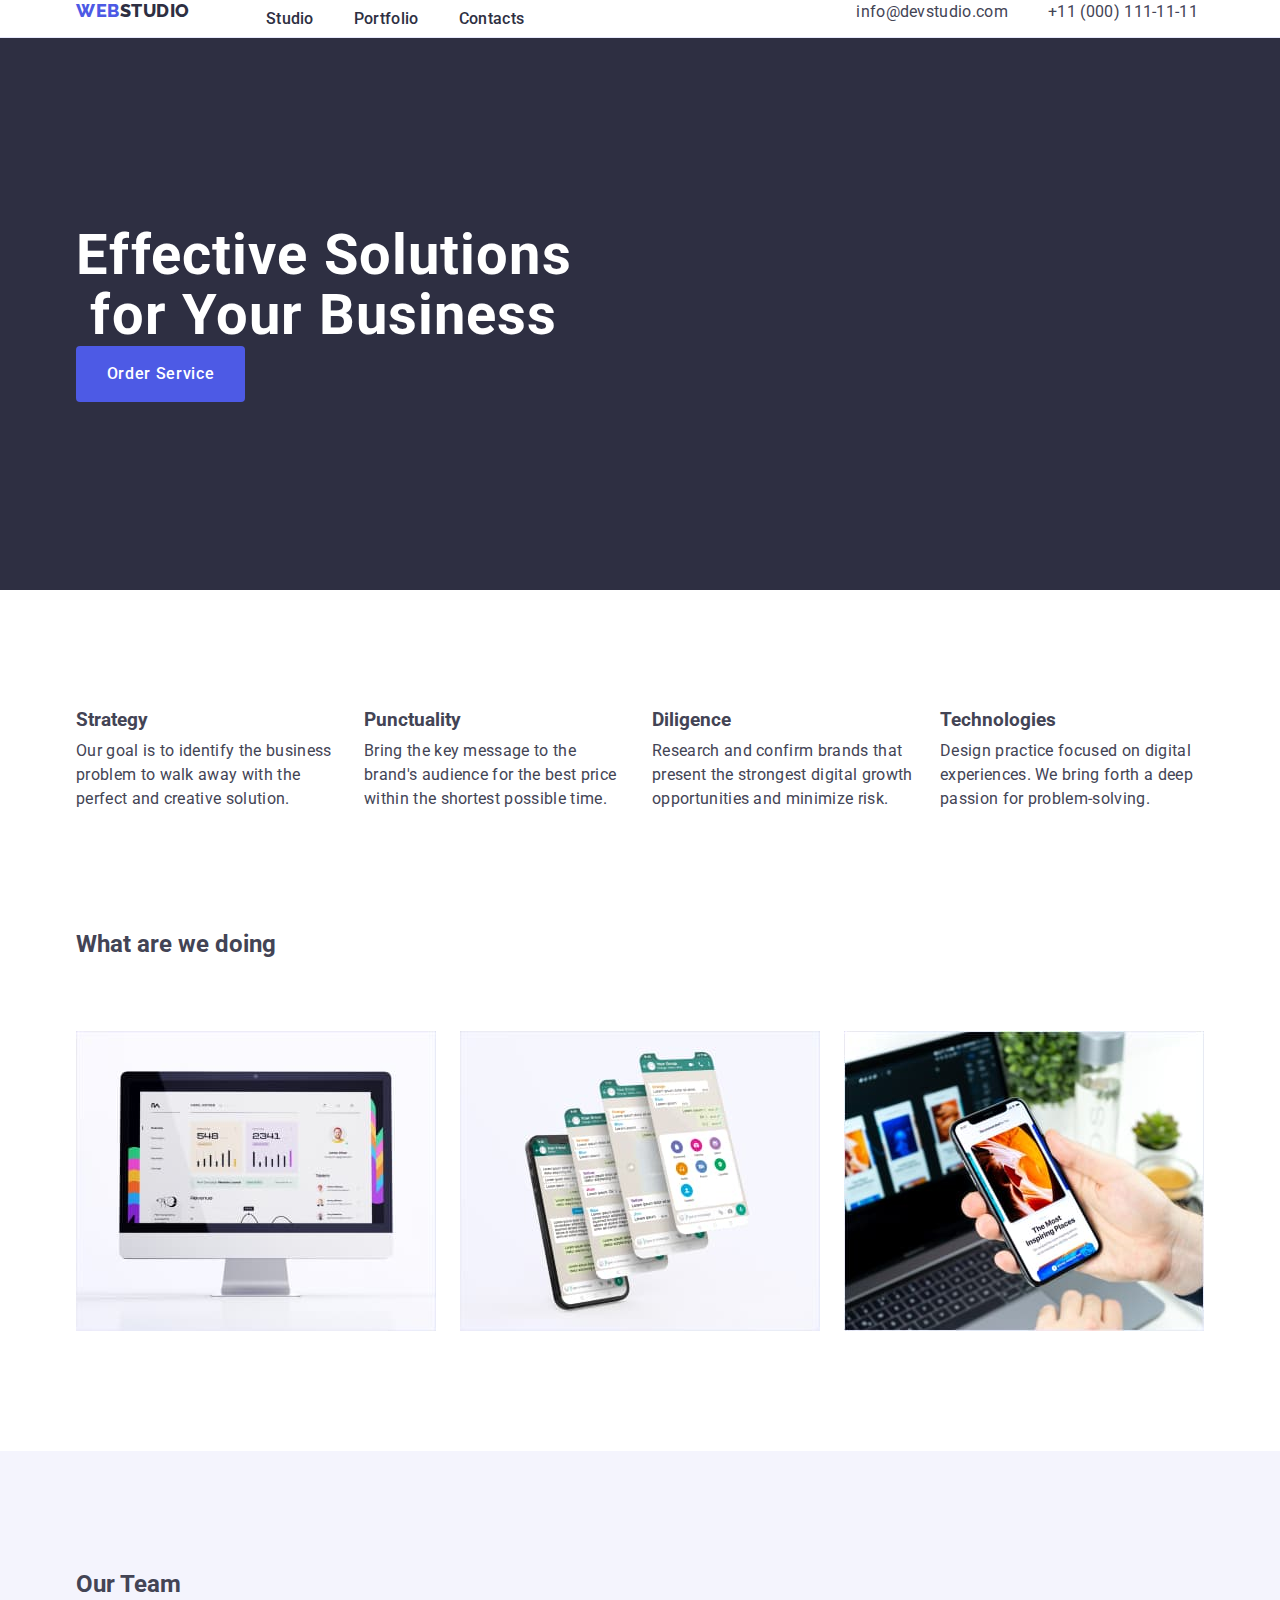
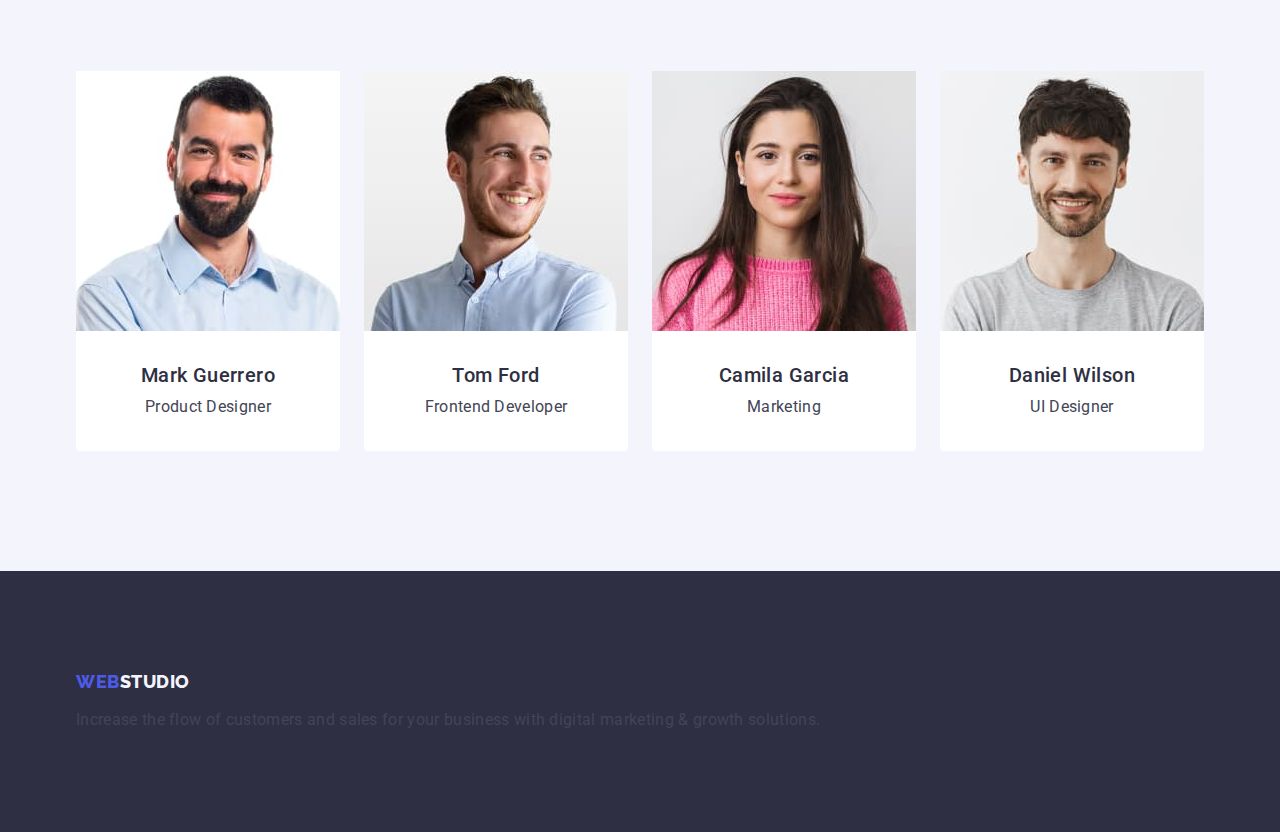
<file: index.html>
<!DOCTYPE html>
<html lang="en">
  <head>
    <meta charset="UTF-8" />
    <meta http-equiv="X-UA-Compatible" content="IE=edge" />
    <meta name="viewport" content="width=device-width, initial-scale=1.0" />
    <title>WebStudio</title>
    <link rel="preconnect" href="https://fonts.googleapis.com" />
    <link rel="preconnect" href="https://fonts.gstatic.com" crossorigin />
    <link
      href="https://fonts.googleapis.com/css2?family=Raleway:wght@800&family=Roboto:wght@400;500;700;900&display=swap"
      rel="stylesheet"
    />
    <link
      rel="stylesheet"
      href="https://cdnjs.cloudflare.com/ajax/libs/modern-normalize/1.1.0/modern-normalize.min.css"
    />
    <link rel="stylesheet" href="./css/styles.css" />
  </head>
  <body>
    <!-- Header -->

    <header class="page-header">
      <div class="div-header container">
        <nav class="page-nav">
          <a class="logo link" href="./index.html">Web<span class="logo-color">Studio</span></a>
          <ul class="menu list">
            <li class="link-item"><a class="menu-link link" href="./index.html">Studio</a></li>
            <li class="link-item">
              <a class="menu-link link" href="./portfolio.html">Portfolio</a>
            </li>
            <li class="link-item"><a class="menu-link link" href="">Contacts</a></li>
          </ul>
        </nav>
        <address class="info">
          <ul class="list list-contact">
            <li>
              <a class="link contact" href="mailto:info@devstudio.com">info@devstudio.com</a>
            </li>
            <li>
              <a class="link contact" href="tel:+110001111111">+11 (000) 111-11-11</a>
            </li>
          </ul>
        </address>
      </div>
    </header>

    <main>
      <!-- Hero -->
      <section class="hero">
        <div class="container">
          <h1 class="main-title">Effective Solutions for Your Business</h1>
          <button class="modal-btn" type="button">Order Service</button>
        </div>
      </section>

      <!-- Our features -->

      <section class="features-section">
        <div class="container">
          <h2 class="section-header" hidden>Our features</h2>
          <ul class="list features-list">
            <li class="features-li-list">
              <h3 class="features-section-secondary-header">Strategy</h3>
              <p class="section-paragraph">
                Our goal is to identify the business problem to walk away with the perfect and
                creative solution.
              </p>
            </li>
            <li class="features-li-list">
              <h3 class="features-section-secondary-header">Punctuality</h3>
              <p class="section-paragraph">
                Bring the key message to the brand's audience for the best price within the shortest
                possible time.
              </p>
            </li>
            <li class="features-li-list">
              <h3 class="features-section-secondary-header">Diligence</h3>
              <p class="section-paragraph">
                Research and confirm brands that present the strongest digital growth opportunities
                and minimize risk.
              </p>
            </li>
            <li class="features-li-list">
              <h3 class="features-section-secondary-header">Technologies</h3>
              <p class="section-paragraph">
                Design practice focused on digital experiences. We bring forth a deep passion for
                problem-solving.
              </p>
            </li>
          </ul>
        </div>
      </section>

      <!-- What we are doing -->

      <section class="doing-section">
        <div class="container">
          <h2 class="doing-section-header">What are we doing</h2>
          <ul class="list doing-list">
            <li class="doing-li-list">
              <img src="./images/work/monitor.jpg" alt="monitor" width="360" height="300" />
            </li>
            <li class="doing-li-list">
              <img src="./images/work/phone.jpg" alt="phone" width="360" height="300" />
            </li>
            <li class="doing-li-list">
              <img src="./images/work/laptop.jpg" alt="laptop-and-phone" width="360" height="300" />
            </li>
          </ul>
        </div>
      </section>

      <!-- Gallery -->

      <section class="gallery-section">
        <div class="container">
          <h2 class="gallery-section-header">Our Team</h2>
          <ul class="list gallery-list">
            <li class="gallery-secondary-list">
              <img
                src="./images/gallery/employee1.jpg"
                alt="Mark_Guerrero"
                width="264"
                height="260"
              />
              <div class="employee">
                <h3 class="gallery-secondary-header">Mark Guerrero</h3>
                <p class="gallery-paragraph">Product Designer</p>
              </div>
            </li>
            <li class="gallery-secondary-list">
              <img src="./images/gallery/employee2.jpg" alt="Tom_Ford" width="264" height="260" />
              <div class="employee">
                <h3 class="gallery-secondary-header">Tom Ford</h3>
                <p class="gallery-paragraph">Frontend Developer</p>
              </div>
            </li>
            <li class="gallery-secondary-list">
              <img
                src="./images/gallery/employee3.jpg"
                alt="Camila_Garcia"
                width="264"
                height="260"
              />
              <div class="employee">
                <h3 class="gallery-secondary-header">Camila Garcia</h3>
                <p class="gallery-paragraph">Marketing</p>
              </div>
            </li>
            <li class="gallery-secondary-list">
              <img
                src="./images/gallery/employee4.jpg"
                alt="Daniel_Wilson"
                width="264"
                height="260"
              />
              <div class="employee">
                <h3 class="gallery-secondary-header">Daniel Wilson</h3>
                <p class="gallery-paragraph">UI Designer</p>
              </div>
            </li>
          </ul>
        </div>
      </section>
    </main>
    <footer class="footer-main">
      <div class="container">
        <a class="logo link" href="./index.html"
          >Web<span class="footer-logo-color">Studio</span></a
        >
        <p class="text-descr">
          Increase the flow of customers and sales for your business with digital marketing & growth
          solutions.
        </p>
      </div>
    </footer>
  </body>
</html>
</file>
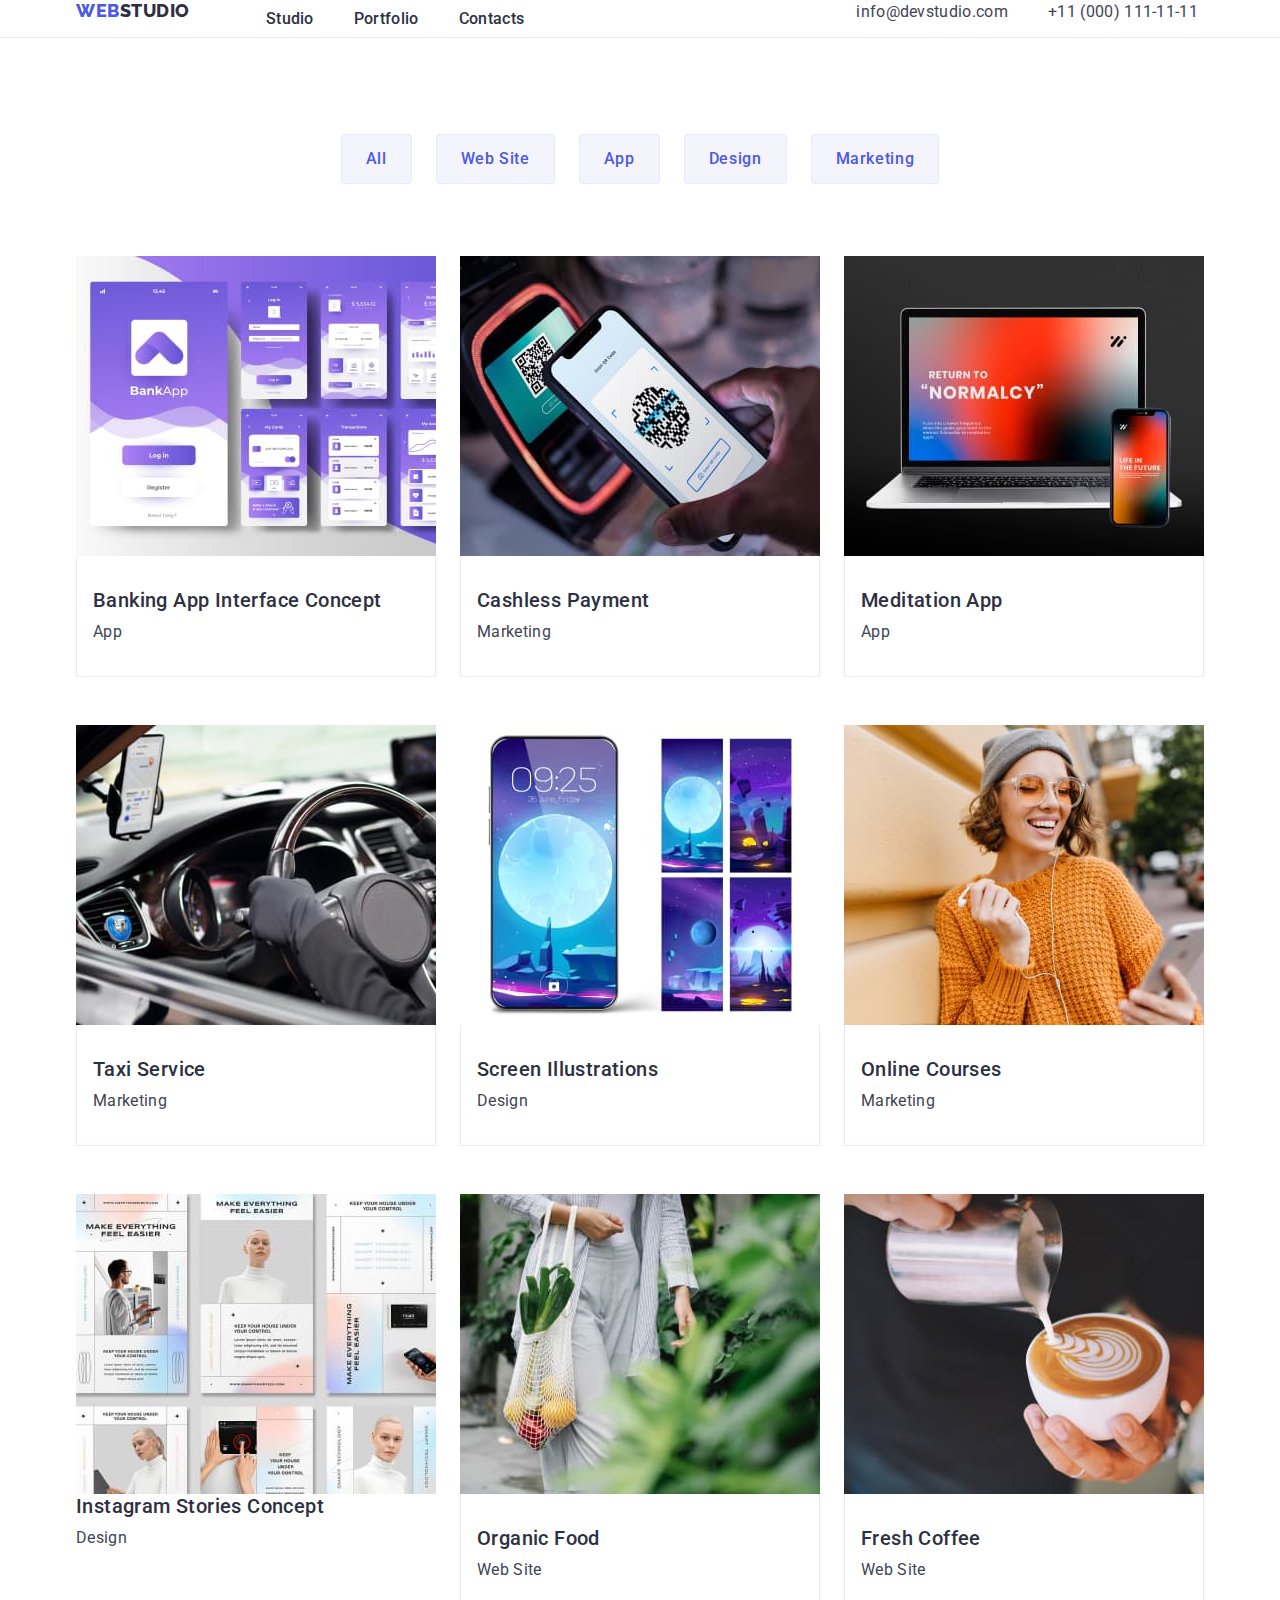
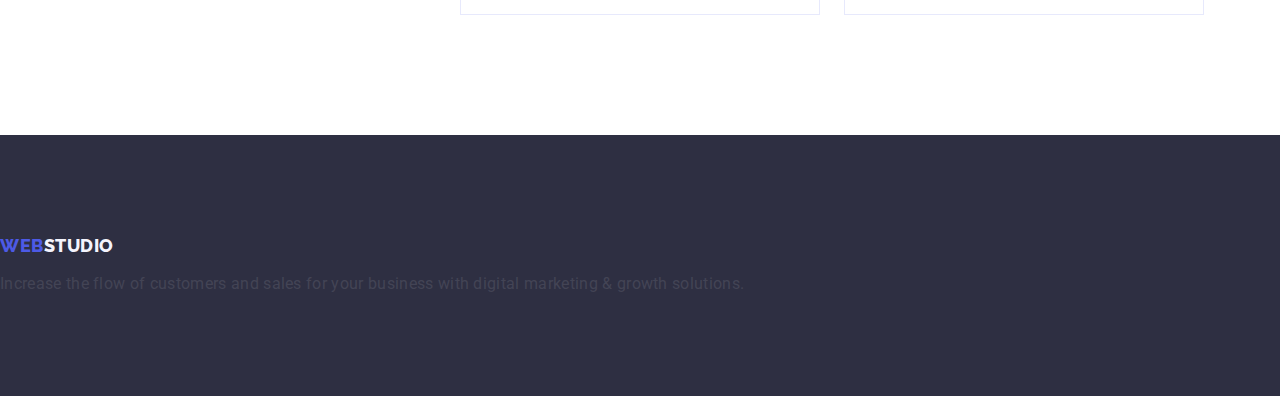
<file: portfolio.html>
<!DOCTYPE html>
<html lang="en">
  <head>
    <meta charset="UTF-8" />
    <meta http-equiv="X-UA-Compatible" content="IE=edge" />
    <meta name="viewport" content="width=device-width, initial-scale=1.0" />
    <title>Portfolio</title>
    <link rel="preconnect" href="https://fonts.googleapis.com" />
    <link rel="preconnect" href="https://fonts.gstatic.com" crossorigin />
    <link
      href="https://fonts.googleapis.com/css2?family=Raleway:wght@800&family=Roboto:wght@400;500;700;900&display=swap"
      rel="stylesheet"
    />
    <link
      rel="stylesheet"
      href="https://cdnjs.cloudflare.com/ajax/libs/modern-normalize/1.1.0/modern-normalize.min.css"
    />
    <link rel="stylesheet" href="./css/styles.css" />
  </head>

  <body>
    <!-- header -->
    <header class="page-header">
      <div class="div-header container">
        <nav class="page-nav">
          <a class="logo link" href="./index.html">Web<span class="logo-color">Studio</span></a>
          <ul class="menu list">
            <li class="link-item"><a class="menu-link link" href="./index.html">Studio</a></li>
            <li class="link-item">
              <a class="menu-link link" href="./portfolio.html">Portfolio</a>
            </li>
            <li class="link-item"><a class="menu-link link" href="">Contacts</a></li>
          </ul>
        </nav>
        <address class="info">
          <ul class="list list-contact">
            <li>
              <a class="link contact" href="mailto:info@devstudio.com">info@devstudio.com</a>
            </li>
            <li>
              <a class="link contact" href="tel:+110001111111">+11 (000) 111-11-11</a>
            </li>
          </ul>
        </address>
      </div>
    </header>
    <main>
      <section class="portfolio-main-section">
        <div class="container">
          <h1 hidden>Our Projects</h1>

          <!-- filters -->
          <ul class="list filter-list">
            <li><button class="filter-btn" type="button">All</button></li>
            <li><button class="filter-btn" type="button">Web Site</button></li>
            <li><button class="filter-btn" type="button">App</button></li>
            <li><button class="filter-btn" type="button">Design</button></li>
            <li><button class="filter-btn" type="button">Marketing</button></li>
          </ul>

          <!-- projects -->

          <ul class="list project-list">
            <li class="project-li">
              <a class="link" href="">
                <img
                  src="./images/portfolio/banking-app.jpg"
                  alt="web-application"
                  width="360"
                  height="300"
                />
                <div class="div-projects">
                  <h2 class="project-section-secondary-header">Banking App Interface Concept</h2>
                  <p class="section-paragraph">App</p>
                </div>
              </a>
            </li>
            <li class="project-li">
              <a class="link" href="">
                <img
                  src="./images/portfolio/cashless-payment.jpg"
                  alt="cashless-payment"
                  width="360"
                  height="300"
                />
                <div class="div-projects">
                  <h2 class="project-section-secondary-header">Cashless Payment</h2>
                  <p class="section-paragraph">Marketing</p>
                </div>
              </a>
            </li>
            <li class="project-li">
              <a class="link" href="">
                <img
                  src="./images/portfolio/mediation-app.jpg"
                  alt="mediation-app"
                  width="360"
                  height="300"
                />
                <div class="div-projects">
                  <h2 class="project-section-secondary-header">Meditation App</h2>
                  <p class="section-paragraph">App</p>
                </div>
              </a>
            </li>
            <li class="project-li">
              <a class="link" href="">
                <img
                  src="./images/portfolio/taxi-service.jpg"
                  alt="taxi-service"
                  width="360"
                  height="300"
                />
                <div class="div-projects">
                  <h2 class="project-section-secondary-header">Taxi Service</h2>
                  <p class="section-paragraph">Marketing</p>
                </div>
              </a>
            </li>
            <li class="project-li">
              <a class="link" href="">
                <img
                  src="./images/portfolio/screen-illustrations.jpg"
                  alt="screen-illustrations"
                  width="360"
                  height="300"
                />
                <div class="div-projects">
                  <h2 class="project-section-secondary-header">Screen Illustrations</h2>
                  <p class="section-paragraph">Design</p>
                </div>
              </a>
            </li>
            <li class="project-li">
              <a class="link" href="">
                <img
                  src="./images/portfolio/online-courses.jpg"
                  alt="online-courses"
                  width="360"
                  height="300"
                />
                <div class="div-projects">
                  <h2 class="project-section-secondary-header">Online Courses</h2>
                  <p class="section-paragraph">Marketing</p>
                </div>
              </a>
            </li>
            <li class="project-li">
              <a class="link" href="">
                <img
                  src="./images/portfolio/instagram-stories.jpg"
                  alt="instagram-stories"
                  width="360"
                  height="300"
                />
                <div class="project-">
                  <h2 class="project-section-secondary-header">Instagram Stories Concept</h2>
                  <p class="section-paragraph">Design</p>
                </div>
              </a>
            </li>
            <li class="project-li">
              <a class="link" href="">
                <img
                  src="./images/portfolio/organic-food.jpg"
                  alt="organic-food"
                  width="360"
                  height="300"
                />
                <div class="div-projects">
                  <h2 class="project-section-secondary-header">Organic Food</h2>
                  <p class="section-paragraph">Web Site</p>
                </div>
              </a>
            </li>
            <li class="project-li">
              <a class="link" href="">
                <img
                  src="./images/portfolio/fresh-coffee.jpg"
                  alt="fresh-coffee"
                  width="360"
                  height="300"
                />
                <div class="div-projects">
                  <h2 class="project-section-secondary-header">Fresh Coffee</h2>
                  <p class="section-paragraph">Web Site</p>
                </div>
              </a>
            </li>
          </ul>
        </div>
      </section>
    </main>
    <footer class="footer-main">
      <a class="logo link" href="./index.html">Web<span class="footer-logo-color">Studio</span></a>
      <p class="text-descr">
        Increase the flow of customers and sales for your business with digital marketing & growth
        solutions.
      </p>
    </footer>
  </body>
</html>
</file>
<file: css/styles.css>
/* ================================index.html=============================== */

/* ================general=================== */

:root {
  --main-font-family: 'Roboto', sans-serif;
  --secondary-font-family: 'Raleway', sans-serif;
  --primary-brand: #4d5ae5;
  --pressed-state: #404bbf;
  --dark-headers-text: #2e2f42;
  --success: #31d0aa;
  --body-text: #434455;
  --subtitle-text: #8e8f99;
  --accent: #e7e9fc;
  --light: #f4f4fd;
  --modal-overlay: #2e2f42;
  --hero-background: #2e2f42;
  --white-background: #ffffff;
  --modal-background: #fcfcfc;
}

.list {
  list-style: none;
}

.link {
  text-decoration: none;
}

h1,
h2,
h3,
h4,
p {
  margin-top: 0;
  margin-bottom: 0;
}

ul,
ol {
  margin-top: 0;
  margin-bottom: 0;
  padding-left: 0;
}

img {
  display: block;
}

body {
  font-family: 'Roboto', sans-serif;
  color: #434455;
  background-color: var(--white-background);
}
.section-header {
  font-weight: 700;
  font-size: 36px;
  line-height: 1.11;
  text-align: center;
  letter-spacing: 0.02em;
  text-transform: capitalize;
  color: var(--dark-headers-text);
}

.section-secondary-header {
  font-weight: 500;
  font-size: 20px;
  line-height: 1.2;
  letter-spacing: 0.02em;
  color: var(--dark-headers-text);
}

.section-paragraph {
  font-weight: 400;
  font-size: 16px;
  line-height: 1.5;
  letter-spacing: 0.02em;
  color: var(--body-text);
}

button {
  cursor: pointer;
  font-family: inherit;
}

.container {
  width: 1158px;
  padding: 0 15px;
  margin: 0 auto;
}

.page-nav {
  display: flex;
  align-items: center;
}

/* ===================header========================= */
.page-header {
  border-bottom: 1px solid var(--accent);
}
.div-header {
  display: flex;
}
.logo {
  font-family: 'Raleway', sans-serif;
  font-weight: 800;
  font-size: 18px;
  line-height: 1.17;
  display: flex;
  align-items: center;
  letter-spacing: 0.03em;
  text-transform: uppercase;
  color: var(--primary-brand);
  margin-right: 76px;
}

.logo-color {
  color: var(--dark-headers-text);
}

.menu {
  display: flex;
  gap: 40px;
}

.menu-link {
  font-weight: 500;
  font-size: 16px;
  line-height: 1.5;

  letter-spacing: 0.02em;

  color: #2e2f42;

  flex: none;
  order: 0;
  flex-grow: 0;
  padding: 24px 0;
}
.link-item:hover,
.link-item:focus {
  color: var(--pressed-state);
}

.menu-link:hover,
.menu-link:focus {
  color: var(--pressed-state);
}

.list-contact {
  display: flex;
  gap: 40px;
}

.info {
  font-style: normal;
  margin-left: 332px;
}

.contact {
  font-weight: 400;
  font-size: 16px;
  line-height: 1.5;

  letter-spacing: 0.02em;

  color: #434455;
}

.contact:hover,
.contact:focus {
  color: var(--pressed-state);
}
/* =====================hero==================== */

.hero {
  background-color: var(--hero-background);
  padding: 188px 0;
}

.main-title {
  font-weight: 700;
  font-size: 56px;
  line-height: 1.07;
  text-align: center;
  letter-spacing: 0.02em;
  color: #ffffff;
  max-width: 496px;
}

.modal-btn {
  font-family: 'Roboto', sans-serif;

  font-weight: 500;
  font-size: 16px;
  line-height: 1.5;

  display: flex;
  align-items: center;
  letter-spacing: 0.04em;

  color: #ffffff;
  background-color: #4d5ae5;
  flex: none;
  order: 0;
  flex-grow: 0;

  display: block;
  min-width: 169px;
  height: 56px;
  border: none;
  border-radius: 4px;
}

.modal-btn:hover,
.modal-btn:focus {
  background-color: #404bbf;
}

/* =================features=============== */
.features-section {
  padding: 120px 0;
}

.features-list {
  display: flex;
  gap: 24px;
}

.features-li-list {
  width: calc((100% - 72px) / 4);
}

.features-section-secondary-header {
  margin-bottom: 8px;
}

/* =================doing================== */

.doing-section {
  padding-bottom: 120px;
}

.doing-section-header {
  margin-bottom: 72px;
}

.doing-list {
  display: flex;
  gap: 24px;
}
/* =================gallery================ */

.gallery-section {
  background-color: var(--light);
  padding: 120px 0;
}

.gallery-section-header {
  margin-bottom: 72px;
}

.gallery-list {
  display: flex;
  gap: 24px;
}

.gallery-secondary-list {
  width: calc((100% - 72px) / 4);
  border-radius: 0px 0px 4px 4px;
}

.gallery-secondary-header {
  font-weight: 500;
  font-size: 20px;
  line-height: 1.2;
  text-align: center;
  letter-spacing: 0.02em;
  color: var(--dark-headers-text);
  margin-bottom: 8px;
}

.gallery-paragraph {
  font-weight: 400;
  font-size: 16px;
  line-height: 1.5;
  text-align: center;
  letter-spacing: 0.02em;
  color: var(--body-text);
}

.text-descr {
  font-weight: 400;
  font-size: 16px;
  line-height: 1.5;
  letter-spacing: 0.02em;
  color: var(--body-text);
}

.gallery-secondary-list {
  background-color: var(--white-background);
}

.employee {
  padding: 32px 16px;
}

/* =========================footer====================== */

.footer-main {
  background-color: var(--hero-background);
  padding: 100px 0;
}

.footer-logo-color {
  color: var(--light);
}

.logo {
  display: inline-block;
  margin-bottom: 16px;
}

/* ========================portfolio===================== */

.portfolio-main-section {
  padding: 96px 0 120px;
}

.filter-list {
  display: flex;
  justify-content: center;
  gap: 24px;
  margin-bottom: 72px;
}

.filter-btn {
  font-family: 'Roboto', sans-serif;
  font-weight: 500;
  font-size: 16px;
  line-height: 24px;
  display: flex;
  align-items: center;
  text-align: center;
  letter-spacing: 0.04em;

  color: var(--primary-brand);
  background-color: var(--light);

  padding: 12px 24px;
  border: 1px solid var(--accent);
  border-radius: 4px;
}

.filter-btn:hover,
.filter-btn:focus {
  color: var(--white-background);
  background-color: var(--pressed-state);
  border: 1px solid transparent;
}

.project-list {
  display: flex;
  flex-wrap: wrap;
  column-gap: 24px;
  row-gap: 48px;
}

.div-projects {
  padding: 32px 16px;
  border: 1px solid #e7e9fc;
  border-top: none;
}

.project-section-secondary-header {
  font-weight: 500;
  font-size: 20px;
  line-height: 1.2;
  letter-spacing: 0.02em;
  color: var(--dark-headers-text);
  margin-bottom: 8px;
}
</file>
